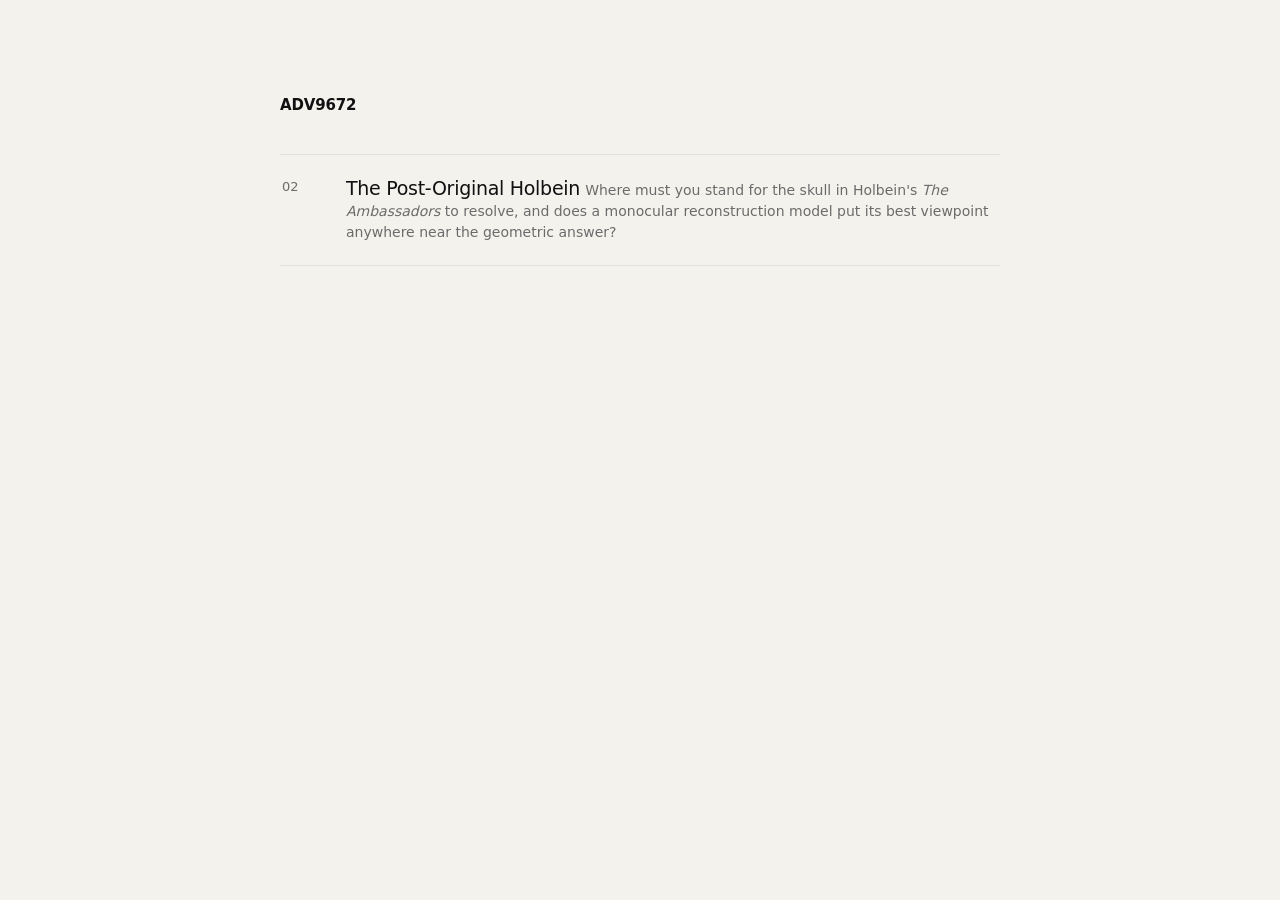
<file: index.html>
<!doctype html>
<html lang="en"><head><meta charset="utf-8" />
<title>ADV9672</title>
<meta name="viewport" content="width=device-width, initial-scale=1" />
<style>
  :root { color-scheme: light dark; --ink:#111; --dim:#6b6b6b; --line:#e2e0dc; --bg:#f4f2ed; }
  @media (prefers-color-scheme: dark) { :root { --ink:#f2f2f2; --dim:#8d8d8d; --line:#262626; --bg:#0a0a0a; } }
  body { margin:0; background:var(--bg); color:var(--ink);
         font-family:"TWK Lausanne", ui-sans-serif, system-ui, -apple-system, "Helvetica Neue", Arial, sans-serif; }
  main { max-width:720px; margin:0 auto; padding:96px 24px 96px; }
  h1 { font-size:15px; font-weight:600; letter-spacing:-0.01em; margin:0 0 40px; }
  ul { list-style:none; padding:0; margin:0; }
  li { border-top:1px solid var(--line); }
  li:last-child { border-bottom:1px solid var(--line); }
  a { display:grid; grid-template-columns:44px 1fr; gap:20px; padding:22px 2px;
      text-decoration:none; color:inherit; }
  a:hover { background:color-mix(in srgb, var(--ink) 4%, transparent); }
  .n { color:var(--dim); font-size:13px; padding-top:2px; }
  .t { font-size:19px; font-weight:500; letter-spacing:-0.015em; margin-bottom:6px; }
  .d { color:var(--dim); font-size:14px; line-height:1.5; }
</style></head><body><main>
<h1>ADV9672</h1>
<ul>
  <li><a href="poh/"><span class="n">02</span><span>
    <span class="t">The Post-Original Holbein</span>
    <span class="d">Where must you stand for the skull in Holbein's <i>The Ambassadors</i> to resolve,
    and does a monocular reconstruction model put its best viewpoint anywhere near the geometric answer?</span>
  </span></a></li>
</ul>
</main></body></html>
</file>
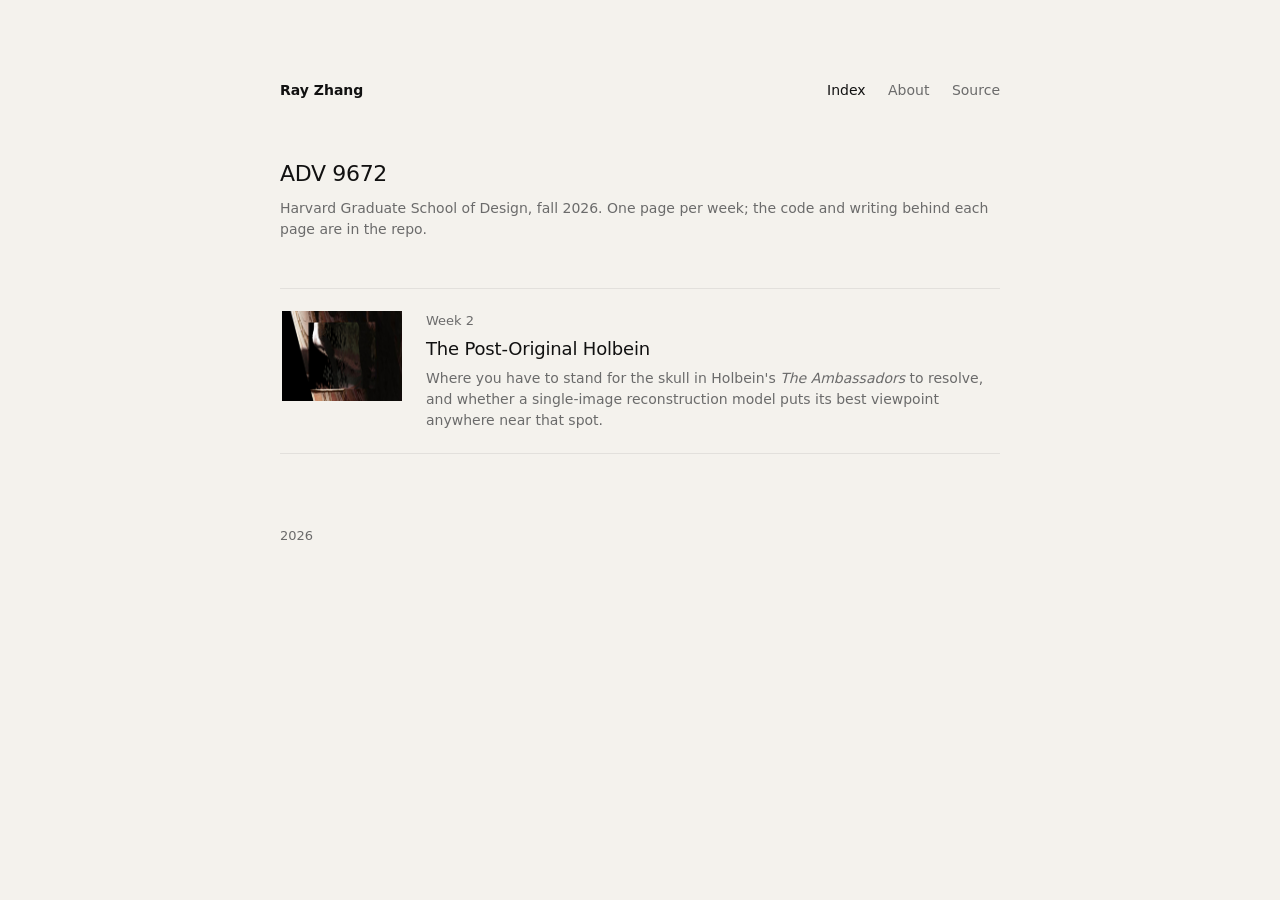
<file: docs/index.html>
<!doctype html>
<html lang="en">
<head>
<meta charset="utf-8" />
<title>ADV 9672</title>
<meta name="viewport" content="width=device-width, initial-scale=1" />
<link rel="icon" href="week-02/ui/favicon.svg" type="image/svg+xml" />
<link rel="icon" href="week-02/ui/favicon.png" sizes="32x32" />
<link rel="apple-touch-icon" href="week-02/ui/apple-touch-icon.png" />
<style>
  :root { color-scheme: light dark; --ink:#111; --dim:#6b6b6b; --line:#e2e0dc; --bg:#f4f2ed; }
  @media (prefers-color-scheme: dark) { :root { --ink:#f2f2f2; --dim:#8d8d8d; --line:#262626; --bg:#0a0a0a; } }
  body { margin:0; background:var(--bg); color:var(--ink); line-height:1.5;
         font-family:"TWK Lausanne", ui-sans-serif, system-ui, -apple-system, "Helvetica Neue", Arial, sans-serif; }
  main { max-width:720px; margin:0 auto; padding:80px 24px 96px; }
  header { display:flex; justify-content:space-between; align-items:baseline; gap:16px; margin-bottom:56px; font-size:14px; }
  header b { font-weight:600; }
  nav a { color:var(--dim); text-decoration:none; margin-left:18px; }
  nav a:hover, nav a[aria-current] { color:var(--ink); }
  h1 { font-size:22px; font-weight:500; letter-spacing:-0.015em; margin:0 0 8px; }
  .sub { color:var(--dim); font-size:14px; margin:0 0 48px; }
  ul { list-style:none; padding:0; margin:0; }
  li { border-top:1px solid var(--line); }
  li:last-child { border-bottom:1px solid var(--line); }
  li a { display:grid; grid-template-columns:120px 1fr; gap:24px; padding:22px 2px; text-decoration:none; color:inherit; }
  li a:hover { background:color-mix(in srgb, var(--ink) 4%, transparent); }
  li img { width:120px; aspect-ratio:4/3; object-fit:cover; display:block; background:var(--line); }
  .n { color:var(--dim); font-size:13px; display:block; margin-bottom:4px; }
  .t { font-size:18px; font-weight:500; letter-spacing:-0.01em; display:block; margin-bottom:6px; }
  .d { color:var(--dim); font-size:14px; display:block; }
  footer { margin-top:72px; color:var(--dim); font-size:13px; }
  @media (max-width: 600px) { main { padding:48px 20px 64px; } li a { grid-template-columns:88px 1fr; gap:14px; } li img { width:88px; } }
</style>
</head>
<body>
<main>
  <header>
    <b>Ray Zhang</b>
    <nav>
      <a href="./" aria-current="page">Index</a>
      <a href="https://rayzlz.com/">About</a>
      <a href="https://github.com/madebyrayz/adv9672">Source</a>
    </nav>
  </header>

  <h1>ADV 9672</h1>
  <p class="sub">Harvard Graduate School of Design, fall 2026. One page per week; the code and writing behind each page are in the repo.</p>

  <ul>
    <li><a href="week-02/">
      <img src="week-02/anamorph/figures/phase5_sharp_best_from_O.jpg" alt="" loading="lazy" />
      <span>
        <span class="n">Week 2</span>
        <span class="t">The Post-Original Holbein</span>
        <span class="d">Where you have to stand for the skull in Holbein's <i>The Ambassadors</i> to resolve, and whether a single-image reconstruction model puts its best viewpoint anywhere near that spot.</span>
      </span>
    </a></li>
  </ul>

  <footer>2026</footer>
</main>
</body>
</html>
</file>
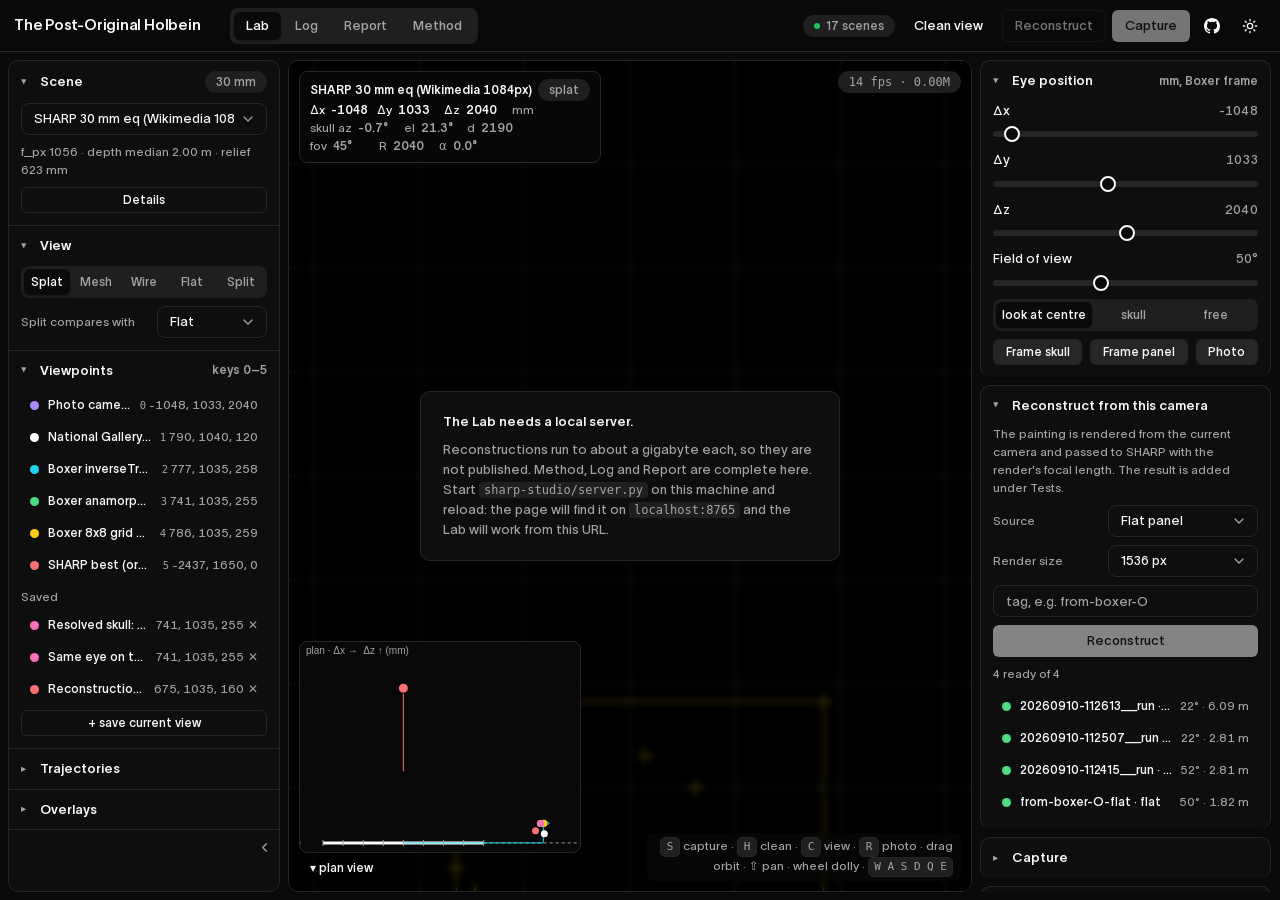
<file: poh/index.html>
<!DOCTYPE html>
<html lang="en">
<head>
<meta name="build" content="static" />
<meta name="build-id" content="20260910135149" />
<meta charset="utf-8" />
<title>The Post-Original Holbein</title>
<meta name="viewport" content="width=device-width, initial-scale=1" />
<link rel="stylesheet" href="ui/components.css?v=20260910135149" />
<link rel="stylesheet" href="ui/tokens.css?v=20260910135149" />
<link rel="stylesheet" href="lab.css?v=20260910135149" />
</head>
<body>

<header class="topbar">
  <a class="brand" href="#" data-view="lab" aria-label="The Post-Original Holbein — back to the lab">
    <span class="brand-name">The Post-Original Holbein</span>
  </a>
  <nav class="topnav tabs-list" aria-label="Primary">
    <a class="tabs-trigger" href="#" data-view="lab" aria-current="page">Lab</a>
    <a class="tabs-trigger" href="#" data-view="log">Log</a>
    <a class="tabs-trigger" href="#" data-view="reports">Report</a>
    <a class="tabs-trigger" href="#" data-view="method">Method</a>
  </nav>
  <div class="top-actions">
    <!-- Lab-only: hidden on every other page by showView() -->
    <div id="lab-actions" class="top-group">
      <span id="engine-pill" class="badge badge-muted"><span class="dot"></span><span id="engine-text">loading</span></span>
      <button id="btn-clean" class="btn btn-ghost btn-sm" data-tip="Hide panels and floating elements (H)">Clean view</button>
      <button id="btn-run-sharp-top" class="btn btn-outline btn-sm" data-tip="Reconstruct the painting from this camera">Reconstruct</button>
      <button id="btn-capture" class="btn btn-sm" data-tip="Capture (S)">Capture</button>
    </div>
    <!-- Global -->
    <a id="btn-repo" class="btn btn-ghost btn-icon btn-sm" href="https://github.com/madebyrayz/ADV9672/tree/main/week-02-post-original-holbein" target="_blank" rel="noopener" data-tip="Source on GitHub" aria-label="Source on GitHub"><svg viewBox="0 0 16 16" fill="currentColor" aria-hidden="true"><path d="M8 0C3.58 0 0 3.58 0 8c0 3.54 2.29 6.53 5.47 7.59.4.07.55-.17.55-.38 0-.19-.01-.82-.01-1.49-2.01.37-2.53-.49-2.69-.94-.09-.23-.48-.94-.82-1.13-.28-.15-.68-.52-.01-.53.63-.01 1.08.58 1.23.82.72 1.21 1.87.87 2.33.66.07-.52.28-.87.51-1.07-1.78-.2-3.64-.89-3.64-3.95 0-.87.31-1.59.82-2.15-.08-.2-.36-1.02.08-2.12 0 0 .67-.21 2.2.82a7.4 7.4 0 0 1 2-.27c.68 0 1.36.09 2 .27 1.53-1.04 2.2-.82 2.2-.82.44 1.1.16 1.92.08 2.12.51.56.82 1.27.82 2.15 0 3.07-1.87 3.75-3.65 3.95.29.25.54.73.54 1.48 0 1.07-.01 1.93-.01 2.2 0 .21.15.46.55.38A8.01 8.01 0 0 0 16 8c0-4.42-3.58-8-8-8Z"/></svg></a>
    <button id="btn-theme" class="btn btn-ghost btn-icon btn-sm" data-tip="Theme" aria-label="Toggle theme"><svg viewBox="0 0 24 24" fill="none" stroke="currentColor" stroke-width="2" stroke-linecap="round" stroke-linejoin="round"><circle cx="12" cy="12" r="4"/><path d="M12 2v2m0 16v2M4.93 4.93l1.41 1.41m11.32 11.32 1.41 1.41M2 12h2m16 0h2M4.93 19.07l1.41-1.41m11.32-11.32 1.41-1.41"/></svg></button>
  </div>
</header>

<!-- ================= LAB ================= -->
<main id="view-lab" class="lab">
  <aside id="sidebar" class="sidebar card scroll">
    <details class="side-section" open>
      <summary><span>Scene</span><span id="scene-badge" class="badge badge-muted text-xs">—</span></summary>
      <div class="side-body">
        <select id="scene-select" class="select input-sm"></select>
        <div id="scene-info" class="text-xs text-muted"></div>
        <div class="flex gap-2"><button id="btn-scene-details" class="btn btn-outline btn-xs grow">Details</button><button id="btn-delete-run" class="btn btn-outline btn-xs" hidden>Delete run</button></div>
      </div>
    </details>
    <details class="side-section" open>
      <summary><span>View</span></summary>
      <div class="side-body">
        <div class="seg" id="mode-seg" role="tablist">
          <button data-mode="sharp" aria-selected="true" data-tip="Gaussian splats">Splat</button>
          <button data-mode="mesh" aria-selected="false" data-tip="Textured depth mesh">Mesh</button>
          <button data-mode="wire" aria-selected="false" data-tip="Depth wireframe">Wire</button>
          <button data-mode="flat" aria-selected="false" data-tip="Painting on a flat panel (Boxer's model)">Flat</button>
          <button data-mode="split" aria-selected="false" data-tip="Splat left, comparison right (alt-drag the divider)">Split</button>
        </div>
        <label class="row-between text-xs"><span class="text-muted">Split compares with</span>
          <select id="compare-select" class="select input-sm" style="width:110px"><option value="flat">Flat</option><option value="mesh">Mesh</option><option value="wire">Wire</option></select></label>
      </div>
    </details>
    <details class="side-section" open>
      <summary><span>Viewpoints</span><span class="text-xs text-muted">keys 0–5</span></summary>
      <div class="side-body"><div id="viewpoints" class="vp-list"></div></div>
    </details>
    <details class="side-section">
      <summary><span>Trajectories</span></summary>
      <div class="side-body">
        <div id="trajectories" class="vp-list"></div>
        <p id="traj-desc" class="traj-desc text-xs text-muted"></p>
        <div class="traj-controls">
          <button id="traj-play" class="btn btn-secondary btn-xs" disabled>Play</button>
          <button id="traj-record" class="btn btn-outline btn-xs" disabled data-tip="Save every frame + mp4">Record</button>
          <input id="traj-scrub" class="slider grow" type="range" min="0" max="1" step="0.002" value="0" disabled />
          <span id="traj-t" class="text-xs mono">0.00</span>
        </div>
        <div class="slider-row"><span class="text-xs text-muted">duration</span><span class="value"><span id="v-dur">8</span> s</span></div>
        <input id="traj-dur" class="slider" type="range" min="2" max="30" step="1" value="8" />
        <div class="separator"></div>
        <div class="row-between"><span class="text-xs font-medium">Paths</span><button id="kf-add" class="btn btn-outline btn-xs" data-tip="Add the current camera as a keyframe">+ keyframe</button></div>
        <div id="kf-list" class="kf-list"></div>
        <div class="flex gap-2">
          <input id="kf-name" class="input input-sm grow" placeholder="path name" />
          <button id="kf-save" class="btn btn-xs" disabled>Save</button>
        </div>
      </div>
    </details>
    <details class="side-section">
      <summary><span>Overlays</span></summary>
      <div class="side-body toggle-grid" id="overlay-toggles">
        <p class="group-label">In the scene</p>
        <label class="switch-row"><span class="switch-label">Panel &amp; 8×8 grid</span><span class="switch"><input type="checkbox" data-ov="grid" checked /><span class="track"></span></span></label>
        <label class="switch-row"><span class="switch-label">Skull box</span><span class="switch"><input type="checkbox" data-ov="skull" checked /><span class="track"></span></span></label>
        <label class="switch-row"><span class="switch-label">Station points</span><span class="switch"><input type="checkbox" data-ov="points" checked /><span class="track"></span></span></label>
        <label class="switch-row"><span class="switch-label">Boxer construction S–O</span><span class="switch"><input type="checkbox" data-ov="construction" /><span class="track"></span></span></label>
        <label class="switch-row"><span class="switch-label">Sight lines</span><span class="switch"><input type="checkbox" data-ov="sight" /><span class="track"></span></span></label>
        <label class="switch-row"><span class="switch-label">Depth wireframe on splats</span><span class="switch"><input type="checkbox" data-ov="wire" /><span class="track"></span></span></label>
        <p class="group-label">On screen</p>
        <label class="switch-row"><span class="switch-label">Pose readout</span><span class="switch"><input type="checkbox" data-hud="tl" checked /><span class="track"></span></span></label>
        <label class="switch-row"><span class="switch-label">Frame rate</span><span class="switch"><input type="checkbox" data-hud="tr" checked /><span class="track"></span></span></label>
        <label class="switch-row"><span class="switch-label">Plan view</span><span class="switch"><input type="checkbox" data-hud="bl" checked /><span class="track"></span></span></label>
        <label class="switch-row"><span class="switch-label">Shortcut hints</span><span class="switch"><input type="checkbox" data-hud="br" checked /><span class="track"></span></span></label>
      </div>
    </details>
    <div class="panel-foot"><button id="sidebar-toggle" class="panel-collapse" data-tip="Collapse panel ([)" aria-label="Collapse left panel"><svg viewBox="0 0 24 24" fill="none" stroke="currentColor" stroke-width="2" stroke-linecap="round" stroke-linejoin="round"><path d="m15 18-6-6 6-6"/></svg></button></div>
  </aside>

  <section class="stage card">
    <div id="stage-body" class="stage-body">
      <canvas id="canvas"></canvas>
      <div id="split-handle" class="split-handle" hidden><span></span></div>
      <button id="reveal-left" class="stage-reveal left" data-tip="Expand panel ([)" aria-label="Show left panel"><svg viewBox="0 0 24 24" fill="none" stroke="currentColor" stroke-width="2" stroke-linecap="round" stroke-linejoin="round"><path d="m9 18 6-6-6-6"/></svg></button>
      <button id="reveal-right" class="stage-reveal right" data-tip="Expand panel (])" aria-label="Show right panel"><svg viewBox="0 0 24 24" fill="none" stroke="currentColor" stroke-width="2" stroke-linecap="round" stroke-linejoin="round"><path d="m15 18-6-6 6-6"/></svg></button>
      <div id="stage-loading" class="stage-loading"><div class="progress indeterminate" style="width:220px"><div class="bar"></div></div><div id="stage-loading-text" class="text-sm text-muted">loading…</div></div>

      <div class="float float-tl" data-float>
        <div class="hud-pose">
          <div class="hud-row"><b id="h-scene" class="truncate" style="max-width:260px">—</b><span id="h-mode" class="badge badge-muted text-xs">splat</span></div>
          <div class="hud-row"><span>Δx</span><b id="h-dx">—</b><span>Δy</span><b id="h-dy">—</b><span>Δz</span><b id="h-dz">—</b><span class="text-muted">mm</span></div>
          <div class="hud-row text-muted"><span>skull az</span><b id="h-az">—</b><span>el</span><b id="h-el">—</b><span>d</span><b id="h-dist">—</b></div>
          <div class="hud-row text-muted"><span>fov</span><b id="h-fov">—</b><span>R</span><b id="h-R">—</b><span>α</span><b id="h-alpha">—</b></div>
        </div>
      </div>
      <div class="float float-tr" data-float><span id="fps" class="badge badge-muted mono">— fps</span></div>
      <div class="float float-bl" data-float>
        <div class="minimap-wrap"><canvas id="minimap" width="280" height="210"></canvas><button id="minimap-toggle" class="btn btn-ghost btn-xs" data-tip="Collapse map">▾ plan view</button></div>
      </div>
      <div class="float float-br" data-float><span class="hud-hint text-xs text-muted"><span class="kbd">S</span> capture · <span class="kbd">H</span> clean · <span class="kbd">C</span> view · <span class="kbd">R</span> photo · drag orbit · ⇧ pan · wheel dolly · <span class="kbd">W A S D Q E</span></span></div>
    </div>
  </section>

  <aside id="inspector" class="inspector scroll">
    <details class="card compact side-section" open>
      <summary><span>Eye position</span><span class="text-xs text-muted">mm, Boxer frame</span></summary>
      <div class="side-body controls">
        <div class="control"><div class="slider-row"><span>Δx</span><span class="value"><span id="v-dx">0</span></span></div><input id="c-dx" class="slider" type="range" min="-1200" max="2400" step="1" value="-1047" /></div>
        <div class="control"><div class="slider-row"><span>Δy</span><span class="value"><span id="v-dy">0</span></span></div><input id="c-dy" class="slider" type="range" min="0" max="2400" step="1" value="1035" /></div>
        <div class="control"><div class="slider-row"><span>Δz</span><span class="value"><span id="v-dz">0</span></span></div><input id="c-dz" class="slider" type="range" min="20" max="4000" step="1" value="2000" /></div>
        <div class="control"><div class="slider-row"><span>Field of view</span><span class="value"><span id="v-fov">50</span>°</span></div><input id="c-fov" class="slider" type="range" min="10" max="110" step="1" value="50" /></div>
        <div class="seg" id="target-tabs"><button data-target="centre" aria-selected="true">look at centre</button><button data-target="skull" aria-selected="false">skull</button><button data-target="free" aria-selected="false">free</button></div>
        <div class="flex gap-2">
          <button id="btn-fit-skull" class="btn btn-secondary btn-xs grow">Frame skull</button>
          <button id="btn-fit-panel" class="btn btn-secondary btn-xs grow">Frame panel</button>
          <button id="btn-reset" class="btn btn-secondary btn-xs grow" data-tip="Photo camera (R)">Photo</button>
        </div>
      </div>
    </details>
    <details class="card compact side-section" open>
      <summary><span>Reconstruct from this camera</span></summary>
      <div class="side-body controls">
        <p class="text-xs text-muted">The painting is rendered from the current camera and passed to SHARP with the render's focal length. The result is added under Tests.</p>
        <label class="row-between text-xs"><span class="text-muted">Source</span><select id="run-source" class="select input-sm" style="width:150px"><option value="flat">Flat panel</option><option value="current">Current view as rendered</option></select></label>
        <label class="row-between text-xs"><span class="text-muted">Render size</span><select id="run-size" class="select input-sm" style="width:150px"><option value="1024">1024 px</option><option value="1536" selected>1536 px</option></select></label>
        <input id="run-tag" class="input input-sm" placeholder="tag, e.g. from-boxer-O" />
        <button id="btn-run-sharp" class="btn btn-sm">Reconstruct</button>
        <div id="run-status" class="text-xs text-muted"></div>
        <div id="user-runs" class="vp-list"></div>
      </div>
    </details>
    <details class="card compact side-section">
      <summary><span>Capture</span></summary>
      <div class="side-body controls">
        <input id="cap-tag" class="input input-sm" placeholder="tag" />
        <input id="cap-note" class="input input-sm" placeholder="note (optional)" />
        <div class="flex gap-2"><button id="btn-capture-2" class="btn btn-sm grow">Capture</button><button id="btn-capture-set" class="btn btn-outline btn-sm grow" data-tip="Same eye in splat, mesh, flat, split">Set</button></div>
        <div id="cap-recent" class="cap-recent"></div>
      </div>
    </details>
    <details class="card compact side-section" id="details-section">
      <summary><span>Scene details</span></summary>
      <div class="side-body"><dl class="kv" id="scene-kv"></dl></div>
    </details>
    <div class="panel-foot"><button id="inspector-toggle" class="panel-collapse" data-tip="Collapse panel (])" aria-label="Collapse right panel"><svg viewBox="0 0 24 24" fill="none" stroke="currentColor" stroke-width="2" stroke-linecap="round" stroke-linejoin="round"><path d="m9 18 6-6-6-6"/></svg></button></div>
  </aside>
</main>

<!-- ================= LOG ================= -->
<main id="view-log" class="page" hidden>
  <div class="page-head">
    <div><h1 class="text-lg">Log</h1><p class="text-muted text-sm">Captures, recordings and reconstructions with their metadata. Files in <code>anamorph/captures/</code> and <code>anamorph/runs_user/</code>.</p></div>
    <div class="flex gap-2 items-center" style="flex-wrap:wrap">
      <select id="log-filter-kind" class="select input-sm" style="width:150px"><option value="">all kinds</option><option value="capture">captures</option><option value="recording">recordings</option><option value="user_run">reconstructions</option></select>
      <select id="log-filter-scene" class="select input-sm" style="width:190px"><option value="">all scenes</option></select>
      <input id="log-search" class="input input-sm" style="width:180px" placeholder="search…" />
      <button id="log-snapshot" class="btn btn-outline btn-sm" data-tip="Copy the log index to captures/snapshots/">Snapshot log</button>
      <a id="log-export-json" class="btn btn-outline btn-sm" download="captures.json">JSON</a>
      <a id="log-export-csv" class="btn btn-outline btn-sm" download="captures.csv">CSV</a>
    </div>
  </div>
  <div id="log-grid" class="log-grid"></div>
</main>

<!-- ================= REPORTS ================= -->
<main id="view-reports" class="page" hidden>
  <div class="page-head">
    <div><h1 class="text-lg">Report</h1><p class="text-muted text-sm">Built from runs/ and captures/. Save a version to keep a dated copy.</p></div>
    <div class="flex gap-2 items-center"><input id="report-note" class="input input-sm" style="width:220px" placeholder="version note" /><button id="report-save" class="btn btn-sm">Save version</button></div>
  </div>
  <div id="report-versions" class="versions"></div>
  <div id="reports" class="reports"></div>
</main>

<!-- ================= METHOD ================= -->
<main id="view-method" class="page page-article" hidden>
  <article id="method" class="prose"></article>
</main>

<div id="toaster" class="toaster" aria-live="polite"></div>
<div id="lightbox" class="dialog-backdrop" hidden role="dialog" aria-modal="true" aria-labelledby="lightbox-title">
  <div class="lightbox-panel">
    <div class="lightbox-head">
      <span id="lightbox-title" class="dialog-title"></span>
      <span class="lightbox-head-actions">
        <a id="lightbox-open" class="btn btn-ghost btn-sm" target="_blank" rel="noopener">Open original</a>
        <button id="lightbox-close" class="btn btn-ghost btn-icon btn-sm" aria-label="Close"><svg viewBox="0 0 24 24" fill="none" stroke="currentColor" stroke-width="2" stroke-linecap="round"><path d="M18 6 6 18M6 6l12 12"/></svg></button>
      </span>
    </div>
    <div class="lightbox-body"><img id="lightbox-img" alt="" /></div>
    <p id="lightbox-cap" class="dialog-description"></p>
    <pre id="lightbox-meta" class="lightbox-meta scroll" hidden></pre>
  </div>
</div>
</div>

<script src="splat-core.js?v=20260910135149"></script>
<script src="viewer.js?v=20260910135149"></script>
<script src="method.js?v=20260910135149"></script>
<script src="lab.js?v=20260910135149"></script>
</body>
</html>
</file>
<file: poh/ui/components.css>
/* ------------------------------------------------------------------
   shadcn/ui-style design tokens + base components for vanilla HTML.
   Shared across projects in ~/code. Import with:
     <link rel="stylesheet" href="/ui/shadcn.css">
   Dark is the default (matches ui.shadcn.com); add data-theme="light" on
   <html> for the light palette. Tokens mirror shadcn's "neutral" theme.
   ------------------------------------------------------------------ */

:root {
  --background: 0 0% 3.9%;
  --foreground: 0 0% 98%;
  --card: 0 0% 5.5%;
  --card-foreground: 0 0% 98%;
  --popover: 0 0% 7%;
  --popover-foreground: 0 0% 98%;
  --primary: 0 0% 98%;
  --primary-foreground: 0 0% 9%;
  --secondary: 0 0% 14.9%;
  --secondary-foreground: 0 0% 98%;
  --muted: 0 0% 12%;
  --muted-foreground: 0 0% 63.9%;
  --accent: 0 0% 14.9%;
  --accent-foreground: 0 0% 98%;
  --destructive: 0 62.8% 50.6%;
  --destructive-foreground: 0 0% 98%;
  --success: 142 71% 45%;
  --warning: 38 92% 50%;
  --border: 0 0% 14.9%;
  --input: 0 0% 14.9%;
  --ring: 0 0% 83.1%;
  --radius: 0.625rem;
  --font-sans: "Inter", ui-sans-serif, system-ui, -apple-system, "Segoe UI", Roboto, sans-serif;
  --font-mono: ui-monospace, "SF Mono", Menlo, Consolas, monospace;
  --shadow-sm: 0 1px 2px 0 rgb(0 0 0 / .3);
  --shadow: 0 4px 12px -2px rgb(0 0 0 / .4);
  color-scheme: dark;
}

[data-theme="light"] {
  --background: 0 0% 100%;
  --foreground: 0 0% 3.9%;
  --card: 0 0% 100%;
  --card-foreground: 0 0% 3.9%;
  --popover: 0 0% 100%;
  --popover-foreground: 0 0% 3.9%;
  --primary: 0 0% 9%;
  --primary-foreground: 0 0% 98%;
  --secondary: 0 0% 96.1%;
  --secondary-foreground: 0 0% 9%;
  --muted: 0 0% 96.1%;
  --muted-foreground: 0 0% 45.1%;
  --accent: 0 0% 96.1%;
  --accent-foreground: 0 0% 9%;
  --destructive: 0 84.2% 60.2%;
  --border: 0 0% 89.8%;
  --input: 0 0% 89.8%;
  --ring: 0 0% 3.9%;
  --shadow-sm: 0 1px 2px 0 rgb(0 0 0 / .06);
  --shadow: 0 4px 12px -2px rgb(0 0 0 / .12);
  color-scheme: light;
}

/* ---------- base ---------- */
*, *::before, *::after { box-sizing: border-box; }
[hidden] { display: none !important; }
html { -webkit-text-size-adjust: 100%; }
body {
  margin: 0;
  background: hsl(var(--background));
  color: hsl(var(--foreground));
  font-family: var(--font-sans);
  font-size: 14px;
  line-height: 1.5;
  -webkit-font-smoothing: antialiased;
  font-feature-settings: "cv02", "cv03", "cv04", "cv11";
}
h1, h2, h3, h4 { margin: 0; font-weight: 600; letter-spacing: -0.01em; }
p { margin: 0; }
a { color: inherit; text-decoration: none; }
button, input, select, textarea { font: inherit; color: inherit; }
:focus-visible { outline: 2px solid hsl(var(--ring)); outline-offset: 2px; }

.text-muted { color: hsl(var(--muted-foreground)); }
.text-xs { font-size: 12px; } .text-sm { font-size: 13px; } .text-lg { font-size: 16px; }
.font-medium { font-weight: 500; } .font-semibold { font-weight: 600; }
.mono { font-family: var(--font-mono); font-variant-numeric: tabular-nums; }
.tabular { font-variant-numeric: tabular-nums; }
.truncate { overflow: hidden; text-overflow: ellipsis; white-space: nowrap; }
.flex { display: flex; } .items-center { align-items: center; } .justify-between { justify-content: space-between; }
.gap-1 { gap: 4px; } .gap-2 { gap: 8px; } .gap-3 { gap: 12px; } .gap-4 { gap: 16px; }
.grow { flex: 1 1 auto; min-width: 0; }
.sr-only { position: absolute; width: 1px; height: 1px; overflow: hidden; clip: rect(0 0 0 0); white-space: nowrap; }

/* ---------- Button ---------- */
.btn {
  display: inline-flex; align-items: center; justify-content: center; gap: 8px;
  height: 36px; padding: 0 16px; border-radius: calc(var(--radius) - 2px);
  border: 1px solid transparent; font-size: 14px; font-weight: 500; white-space: nowrap;
  cursor: pointer; user-select: none; transition: background-color .15s, color .15s, border-color .15s, opacity .15s;
  background: hsl(var(--primary)); color: hsl(var(--primary-foreground));
}
.btn:hover { background: hsl(var(--primary) / .9); }
.btn:disabled, .btn[aria-disabled="true"] { opacity: .5; pointer-events: none; }
.btn-secondary { background: hsl(var(--secondary)); color: hsl(var(--secondary-foreground)); }
.btn-secondary:hover { background: hsl(var(--secondary) / .8); }
.btn-outline { background: transparent; border-color: hsl(var(--border)); color: hsl(var(--foreground)); }
.btn-outline:hover { background: hsl(var(--accent)); }
.btn-ghost { background: transparent; color: hsl(var(--foreground)); }
.btn-ghost:hover { background: hsl(var(--accent)); }
.btn-destructive { background: hsl(var(--destructive)); color: hsl(var(--destructive-foreground)); }
.btn-destructive:hover { background: hsl(var(--destructive) / .9); }
.btn-sm { height: 32px; padding: 0 12px; font-size: 13px; border-radius: calc(var(--radius) - 4px); }
.btn-xs { height: 26px; padding: 0 10px; font-size: 12px; border-radius: calc(var(--radius) - 4px); }
.btn-lg { height: 40px; padding: 0 20px; }
.btn-icon { width: 36px; padding: 0; }
.btn-icon.btn-sm { width: 32px; } .btn-icon.btn-xs { width: 26px; }
.btn-pill { border-radius: 9999px; }
.btn-block { width: 100%; }
.btn svg { width: 16px; height: 16px; flex: none; }
.btn-xs svg { width: 14px; height: 14px; }

/* ---------- Card ---------- */
.card {
  background: hsl(var(--card)); color: hsl(var(--card-foreground));
  border: 1px solid hsl(var(--border)); border-radius: var(--radius); box-shadow: var(--shadow-sm);
}
.card-header { display: flex; flex-direction: column; gap: 4px; padding: 20px 20px 0; }
.card-title { font-size: 15px; font-weight: 600; line-height: 1.3; }
.card-description { font-size: 13px; color: hsl(var(--muted-foreground)); }
.card-content { padding: 16px 20px 20px; }
.card-footer { display: flex; align-items: center; gap: 8px; padding: 0 20px 20px; }
.card.compact .card-header { padding: 14px 14px 0; }
.card.compact .card-content { padding: 12px 14px 14px; }

/* ---------- Input / Textarea / Select ---------- */
.input, .textarea, .select {
  display: block; width: 100%; height: 36px; padding: 0 12px;
  background: transparent; border: 1px solid hsl(var(--input)); border-radius: calc(var(--radius) - 2px);
  font-size: 14px; color: hsl(var(--foreground)); box-shadow: var(--shadow-sm);
  transition: border-color .15s, box-shadow .15s;
}
.input::placeholder, .textarea::placeholder { color: hsl(var(--muted-foreground)); }
.input:focus, .textarea:focus, .select:focus { outline: none; border-color: hsl(var(--ring)); box-shadow: 0 0 0 3px hsl(var(--ring) / .25); }
.input-sm { height: 32px; font-size: 13px; }
.textarea { height: auto; min-height: 80px; padding: 8px 12px; resize: vertical; }
.select { appearance: none; padding-right: 32px;
  background-image: url("data:image/svg+xml,%3Csvg xmlns='http://www.w3.org/2000/svg' width='16' height='16' viewBox='0 0 24 24' fill='none' stroke='%23a3a3a3' stroke-width='2' stroke-linecap='round' stroke-linejoin='round'%3E%3Cpath d='m6 9 6 6 6-6'/%3E%3C/svg%3E");
  background-repeat: no-repeat; background-position: right 10px center; }
.label { display: block; font-size: 13px; font-weight: 500; margin-bottom: 6px; }
.field { display: flex; flex-direction: column; gap: 6px; }
.field .hint { font-size: 12px; color: hsl(var(--muted-foreground)); }

/* ---------- Slider (input[type=range]) ---------- */
.slider { -webkit-appearance: none; appearance: none; width: 100%; height: 16px; background: transparent; margin: 0; cursor: pointer; }
.slider::-webkit-slider-runnable-track { height: 6px; border-radius: 9999px; background: hsl(var(--secondary)); }
.slider::-moz-range-track { height: 6px; border-radius: 9999px; background: hsl(var(--secondary)); }
.slider::-webkit-slider-thumb { -webkit-appearance: none; width: 16px; height: 16px; margin-top: -5px; border-radius: 50%;
  background: hsl(var(--background)); border: 2px solid hsl(var(--primary)); box-shadow: var(--shadow-sm); transition: transform .1s; }
.slider::-moz-range-thumb { width: 12px; height: 12px; border-radius: 50%; background: hsl(var(--background)); border: 2px solid hsl(var(--primary)); }
.slider:active::-webkit-slider-thumb { transform: scale(1.1); }
.slider:disabled { opacity: .5; cursor: default; }
.slider-row { display: flex; justify-content: space-between; align-items: baseline; font-size: 13px; margin-bottom: 4px; }
.slider-row .value { color: hsl(var(--muted-foreground)); font-variant-numeric: tabular-nums; }

/* ---------- Switch ---------- */
.switch { position: relative; display: inline-block; width: 36px; height: 20px; flex: none; }
.switch input { position: absolute; opacity: 0; width: 0; height: 0; }
.switch .track { position: absolute; inset: 0; border-radius: 9999px; background: hsl(var(--input)); transition: background .15s; cursor: pointer; }
.switch .track::after { content: ""; position: absolute; top: 2px; left: 2px; width: 16px; height: 16px; border-radius: 50%;
  background: hsl(var(--background)); box-shadow: var(--shadow-sm); transition: transform .15s; }
.switch input:checked + .track { background: hsl(var(--primary)); }
.switch input:checked + .track::after { transform: translateX(16px); }
.switch input:focus-visible + .track { outline: 2px solid hsl(var(--ring)); outline-offset: 2px; }
.switch-row { display: flex; align-items: center; justify-content: space-between; gap: 12px; }
.switch-row .switch-label { font-size: 13px; font-weight: 500; }
.switch-row .switch-desc { font-size: 12px; color: hsl(var(--muted-foreground)); }

/* ---------- Badge ---------- */
.badge {
  display: inline-flex; align-items: center; gap: 6px; height: 22px; padding: 0 10px; border-radius: 9999px;
  font-size: 12px; font-weight: 500; line-height: 1; white-space: nowrap;
  background: hsl(var(--primary)); color: hsl(var(--primary-foreground)); border: 1px solid transparent;
}
.badge-secondary { background: hsl(var(--secondary)); color: hsl(var(--secondary-foreground)); }
.badge-outline { background: transparent; border-color: hsl(var(--border)); color: hsl(var(--foreground)); }
.badge-muted { background: hsl(var(--muted)); color: hsl(var(--muted-foreground)); }
.badge-destructive { background: hsl(var(--destructive) / .15); color: hsl(var(--destructive)); border-color: hsl(var(--destructive) / .3); }
.badge-success { background: hsl(var(--success) / .15); color: hsl(var(--success)); border-color: hsl(var(--success) / .3); }
.badge-warning { background: hsl(var(--warning) / .15); color: hsl(var(--warning)); border-color: hsl(var(--warning) / .3); }
.badge .dot { width: 6px; height: 6px; border-radius: 50%; background: currentColor; }
.badge .dot.pulse { animation: pulse 1.2s ease-in-out infinite; }
@keyframes pulse { 0%, 100% { opacity: 1; } 50% { opacity: .3; } }

/* ---------- Progress ---------- */
.progress { position: relative; width: 100%; height: 6px; border-radius: 9999px; background: hsl(var(--secondary)); overflow: hidden; }
.progress > .bar { height: 100%; border-radius: 9999px; background: hsl(var(--primary)); transition: width .3s ease; }
.progress.indeterminate > .bar { width: 40%; animation: indeterminate 1.4s ease-in-out infinite; }
@keyframes indeterminate { 0% { transform: translateX(-100%); } 100% { transform: translateX(250%); } }

/* ---------- Separator ---------- */
.separator { height: 1px; background: hsl(var(--border)); margin: 12px 0; border: 0; }
.separator-vertical { width: 1px; align-self: stretch; background: hsl(var(--border)); }

/* ---------- Tabs ---------- */
.tabs-list { display: inline-flex; padding: 4px; gap: 2px; border-radius: calc(var(--radius) - 2px); background: hsl(var(--muted)); }
.tabs-trigger { height: 28px; padding: 0 12px; border: 0; border-radius: calc(var(--radius) - 4px); background: transparent;
  color: hsl(var(--muted-foreground)); font-size: 13px; font-weight: 500; cursor: pointer; transition: all .15s; }
.tabs-trigger[aria-selected="true"] { background: hsl(var(--background)); color: hsl(var(--foreground)); box-shadow: var(--shadow-sm); }

/* ---------- Nav / Breadcrumb ---------- */
.nav-link { display: inline-flex; align-items: center; height: 32px; padding: 0 10px; border-radius: calc(var(--radius) - 4px);
  color: hsl(var(--muted-foreground)); font-size: 14px; font-weight: 500; transition: color .15s, background .15s; }
.nav-link:hover { color: hsl(var(--foreground)); }
.nav-link[aria-current="page"] { color: hsl(var(--foreground)); }
.breadcrumb { display: flex; align-items: center; gap: 6px; font-size: 13px; color: hsl(var(--muted-foreground)); }
.breadcrumb .current { color: hsl(var(--foreground)); font-weight: 500; }
.breadcrumb svg { width: 14px; height: 14px; opacity: .6; }

/* ---------- Kbd / Tooltip ---------- */
.kbd { display: inline-flex; align-items: center; justify-content: center; min-width: 20px; height: 20px; padding: 0 5px;
  border-radius: 5px; border: 1px solid hsl(var(--border)); background: hsl(var(--muted)); color: hsl(var(--muted-foreground));
  font-family: var(--font-mono); font-size: 11px; }
[data-tip] { position: relative; }
[data-tip]:hover::after { content: attr(data-tip); position: absolute; left: 50%; bottom: calc(100% + 8px); transform: translateX(-50%);
  padding: 5px 9px; border-radius: 6px; background: hsl(var(--popover)); color: hsl(var(--popover-foreground));
  border: 1px solid hsl(var(--border)); font-size: 12px; white-space: nowrap; pointer-events: none; z-index: 50; box-shadow: var(--shadow); }

/* ---------- Menu (dropdown) ---------- */
.menu { position: absolute; z-index: 40; min-width: 200px; padding: 4px; border-radius: calc(var(--radius) - 2px);
  background: hsl(var(--popover)); color: hsl(var(--popover-foreground)); border: 1px solid hsl(var(--border)); box-shadow: var(--shadow); }
.menu-item { display: flex; align-items: center; gap: 10px; width: 100%; padding: 8px 10px; border: 0; border-radius: 6px;
  background: transparent; text-align: left; font-size: 13px; cursor: pointer; }
.menu-item:hover { background: hsl(var(--accent)); }
.menu-item svg { width: 15px; height: 15px; color: hsl(var(--muted-foreground)); }
.menu-item .shortcut { margin-left: auto; color: hsl(var(--muted-foreground)); font-size: 11px; }
.menu-label { padding: 6px 10px; font-size: 11px; font-weight: 500; color: hsl(var(--muted-foreground)); text-transform: uppercase; letter-spacing: .04em; }
.menu-separator { height: 1px; margin: 4px -4px; background: hsl(var(--border)); }

/* ---------- Dialog ---------- */
.dialog-backdrop { position: fixed; inset: 0; z-index: 60; background: rgb(0 0 0 / .7); backdrop-filter: blur(2px);
  display: flex; align-items: center; justify-content: center; animation: fade .15s ease; }
.dialog { width: min(520px, calc(100vw - 32px)); padding: 24px; border-radius: var(--radius); background: hsl(var(--background));
  border: 1px solid hsl(var(--border)); box-shadow: var(--shadow); animation: pop .15s ease; }
.dialog-title { font-size: 16px; font-weight: 600; }
.dialog-description { font-size: 13px; color: hsl(var(--muted-foreground)); margin-top: 4px; }
.dialog-footer { display: flex; justify-content: flex-end; gap: 8px; margin-top: 20px; }
@keyframes fade { from { opacity: 0; } }
@keyframes pop { from { opacity: 0; transform: scale(.97); } }

/* ---------- Toast ---------- */
.toaster { position: fixed; right: 16px; bottom: 16px; z-index: 70; display: flex; flex-direction: column; gap: 8px; pointer-events: none; }
.toast { pointer-events: auto; width: 340px; padding: 12px 14px; border-radius: calc(var(--radius) - 2px);
  background: hsl(var(--popover)); border: 1px solid hsl(var(--border)); box-shadow: var(--shadow); animation: slidein .2s ease; }
.toast .title { font-size: 13px; font-weight: 600; }
.toast .desc { font-size: 12px; color: hsl(var(--muted-foreground)); margin-top: 2px; }
.toast.success { border-color: hsl(var(--success) / .4); }
.toast.error { border-color: hsl(var(--destructive) / .5); }
@keyframes slidein { from { opacity: 0; transform: translateY(8px); } }

/* ---------- Skeleton / Empty ---------- */
.skeleton { border-radius: 6px; background: hsl(var(--muted)); animation: pulse 1.6s ease-in-out infinite; }
.empty { display: flex; flex-direction: column; align-items: center; justify-content: center; gap: 8px; padding: 32px 16px;
  text-align: center; color: hsl(var(--muted-foreground)); font-size: 13px; }
.empty .icon { width: 40px; height: 40px; display: grid; place-items: center; border-radius: 10px; background: hsl(var(--muted)); color: hsl(var(--foreground)); }
.empty .icon svg { width: 20px; height: 20px; }

/* ---------- Scrollbars ---------- */
.scroll { overflow: auto; scrollbar-width: thin; scrollbar-color: hsl(var(--border)) transparent; }
.scroll::-webkit-scrollbar { width: 8px; height: 8px; }
.scroll::-webkit-scrollbar-thumb { background: hsl(var(--border)); border-radius: 9999px; border: 2px solid transparent; background-clip: padding-box; }
</file>
<file: poh/ui/tokens.css>
/* ---------------------------------------------------------------------------
   ADV9672 — shared design tokens
   Loaded after shadcn.css and before any artifact stylesheet, so a week can
   restyle by overriding tokens rather than by rewriting components.

   Typeface: TWK Lausanne, Nizar Kazan / TYPE.WELTKERN®. Licensed to the author
   for personal use. local() is tried first so an installed copy is used with no
   network request; the woff2 files are a fallback for this machine and are not
   committed. See shared/ui/README.md to restore them.
   --------------------------------------------------------------------------- */

@font-face { font-family: "TWK Lausanne"; font-style: normal; font-weight: 400; font-display: swap;
  src: local("TWK Lausanne 400"), local("TWKLausanne-400"), url("fonts/TWKLausanne-400.woff2") format("woff2"); }
@font-face { font-family: "TWK Lausanne"; font-style: italic; font-weight: 400; font-display: swap;
  src: local("TWK Lausanne 400 Italic"), local("TWKLausanne-400Italic"), url("fonts/TWKLausanne-400Italic.woff2") format("woff2"); }
@font-face { font-family: "TWK Lausanne"; font-style: normal; font-weight: 500; font-display: swap;
  src: local("TWK Lausanne 500"), local("TWKLausanne-500"), url("fonts/TWKLausanne-500.woff2") format("woff2"); }
@font-face { font-family: "TWK Lausanne"; font-style: normal; font-weight: 600; font-display: swap;
  src: local("TWK Lausanne 600"), local("TWKLausanne-600"), url("fonts/TWKLausanne-600.woff2") format("woff2"); }
@font-face { font-family: "TWK Lausanne"; font-style: normal; font-weight: 700; font-display: swap;
  src: local("TWK Lausanne 700"), local("TWKLausanne-700"), url("fonts/TWKLausanne-700.woff2") format("woff2"); }

:root {
  /* ---- families. One typeface for everything the reader reads; mono only for
         machine output — filenames, JSON, coordinates. ---- */
  --font-sans: "TWK Lausanne", ui-sans-serif, system-ui, -apple-system, "Helvetica Neue", Arial, sans-serif;
  --font-mono: ui-monospace, "SF Mono", SFMono-Regular, Menlo, Consolas, monospace;

  /* ---- size scale. Minor third off a 15px body, rounded to whole pixels so
         nothing lands on a half-pixel at 1x. ---- */
  --text-2xs: 10.5px;
  --text-xs:  12px;
  --text-sm:  13px;
  --text-base: 15px;
  --text-lg:  18px;
  --text-xl:  21px;
  --text-2xl: 26px;
  --text-3xl: 34px;
  --text-4xl: 44px;

  /* ---- weight. Lausanne runs 50–1000; four steps is enough to build a
         hierarchy and keeps the loaded subset small. ---- */
  --weight-regular: 400;
  --weight-medium:  500;
  --weight-semibold: 600;
  --weight-bold:    700;

  /* ---- leading ---- */
  --leading-tight:   1.12;
  --leading-snug:    1.32;
  --leading-normal:  1.55;
  --leading-relaxed: 1.7;

  /* ---- tracking. Lausanne is wide at display sizes and wants negative
         tracking above ~24px; small caps-ish labels want the opposite. ---- */
  --tracking-tight:  -0.022em;
  --tracking-snug:   -0.012em;
  --tracking-normal: 0;
  --tracking-wide:   0.06em;

  /* ---- rhythm ---- */
  --measure: 720px;
  --space-1: 4px;  --space-2: 8px;  --space-3: 12px; --space-4: 16px;
  --space-5: 24px; --space-6: 32px; --space-7: 48px; --space-8: 72px;
}

/* shadcn sets its own family on body; this keeps the token authoritative */
body { font-family: var(--font-sans); font-size: var(--text-sm); }
.mono, code, pre, kbd { font-family: var(--font-mono); }
</file>
<file: poh/lab.css>
/* The Post-Original Holbein — layout; components from /ui/components.css */
html, body { height: 100%; }
/* Paper ground: pure white is harsh under a long text column. Surfaces stay near-white so the
   lab panels still read as raised cards against it. */
[data-theme="light"] { --background: 43 22% 95%; --muted: 42 14% 91%; --border: 40 10% 85%; }
body { display: flex; flex-direction: column; overflow: hidden; }
code { font-family: var(--font-mono); font-size: var(--text-xs); background: hsl(var(--muted)); padding: 1px 5px; border-radius: 4px; }

.topbar { display: flex; align-items: center; gap: 20px; height: 52px; padding: 0 14px; border-bottom: 1px solid hsl(var(--border)); background: hsl(var(--background) / .85); backdrop-filter: blur(10px); flex: none; }
/* Wordmark doubles as the home control. */
.brand { display: flex; align-items: center; text-decoration: none; color: inherit; border-radius: 6px; padding: 3px 6px; margin-left: -6px; }
.brand:hover { background: hsl(var(--muted)); }
.brand:focus-visible { outline: 2px solid hsl(var(--primary)); outline-offset: 1px; }
.brand-name { font-size: var(--text-base); font-weight: var(--weight-semibold); letter-spacing: -0.015em; white-space: nowrap; }
.topnav { display: flex; gap: 2px; margin-left: 4px; }
/* stock .tabs-trigger; links carry aria-current rather than aria-selected */
.topnav .tabs-trigger[aria-current="page"] { background: hsl(var(--background)); color: hsl(var(--foreground)); box-shadow: var(--shadow-sm); }
.topnav .tabs-trigger { text-decoration: none; display: inline-flex; align-items: center; }
.topnav .tabs-trigger:hover:not([aria-current="page"]) { color: hsl(var(--foreground)); background: hsl(var(--background) / .5); }
.top-group { display: flex; align-items: center; gap: 6px; }
.top-group[hidden] { display: none; }
.group-label { grid-column: 1 / -1; margin: 6px 0 0; font-size: var(--text-xs); font-weight: var(--weight-medium); letter-spacing: var(--tracking-wide);
  text-transform: uppercase; color: hsl(var(--muted-foreground)); }
.group-label:first-child { margin-top: 0; }
.top-actions { margin-left: auto; display: flex; align-items: center; gap: 6px; }
#engine-pill .dot { background: hsl(var(--muted-foreground)); }
#engine-pill[data-state="ready"] .dot { background: hsl(var(--success)); }
#engine-pill[data-state="busy"] .dot { background: hsl(var(--warning)); animation: pulse 1.2s infinite; }

/* ---------- lab grid: [sidebar][stage][inspector] ---------- */
.lab { flex: 1; min-height: 0; display: grid; gap: 8px; padding: 8px; grid-template-columns: 272px minmax(0, 1fr) 292px; }
.lab.no-left { grid-template-columns: 0 minmax(0, 1fr) 292px; }
.lab.no-right { grid-template-columns: 272px minmax(0, 1fr) 0; }
.lab.no-left.no-right { grid-template-columns: 0 minmax(0, 1fr) 0; }
.lab.no-left #sidebar, .lab.no-right #inspector { display: none; }
body.clean .lab { grid-template-columns: 0 minmax(0, 1fr) 0; padding: 0; gap: 0; }
body.clean #sidebar, body.clean #inspector, body.clean .stage-reveal, body.clean [data-float] { display: none !important; }
body.clean .stage { border: 0; border-radius: 0; }

/* collapse control sits inside the panel it closes */
/* every report/log image opens in the shared viewer, same affordance as the essay */
.zoomable { cursor: zoom-in; transition: opacity .15s; }
.zoomable:hover { opacity: .88; }
.zoomable:focus-visible { outline: 2px solid hsl(var(--foreground)); outline-offset: 2px; }
.traj-desc { margin: 6px 0 2px; line-height: 1.5; }
.kf b { font-weight: var(--weight-medium); color: hsl(var(--foreground)); }
/* collapse control sits at the foot of the panel it closes, icon only */
.panel-foot { flex: none; display: flex; justify-content: flex-end; padding: 4px 2px 2px; }
.panel-collapse { display: grid; place-items: center; width: 26px; height: 26px; padding: 0; border: 0;
  border-radius: calc(var(--radius) - 4px); background: transparent; color: hsl(var(--muted-foreground));
  cursor: pointer; transition: color .15s, background .15s; }
.panel-collapse:hover { color: hsl(var(--foreground)); background: hsl(var(--muted)); }
.panel-collapse svg { width: 15px; height: 15px; }

/* re-open handles float over the stage rather than holding a column open */
.stage-reveal { position: absolute; top: 50%; transform: translateY(-50%); z-index: 3; display: none;
  align-items: center; justify-content: center; width: 22px; height: 52px; padding: 0;
  border: 1px solid hsl(var(--border)); background: hsl(var(--card) / .92); backdrop-filter: blur(6px);
  color: hsl(var(--muted-foreground)); cursor: pointer; transition: color .15s, background .15s; }
.stage-reveal:hover { color: hsl(var(--foreground)); background: hsl(var(--accent)); }
.stage-reveal svg { width: 15px; height: 15px; }
.stage-reveal.left { left: 0; border-left: 0; border-radius: 0 6px 6px 0; }
.stage-reveal.right { right: 0; border-right: 0; border-radius: 6px 0 0 6px; }
.lab.no-left #reveal-left, .lab.no-right #reveal-right { display: flex; }

/* collapsible sections */
.sidebar, .inspector { display: flex; flex-direction: column; min-height: 0; }
.inspector { gap: 8px; padding-right: 1px; }
.side-section { border-bottom: 1px solid hsl(var(--border)); }
.sidebar .side-section:last-child { border-bottom: 0; }
.inspector .side-section { border-bottom: 0; }
.side-section > summary { list-style: none; display: flex; align-items: center; justify-content: space-between; gap: 8px; padding: 10px 12px; cursor: pointer; font-size: var(--text-sm); font-weight: var(--weight-semibold); user-select: none; }
.side-section > summary::-webkit-details-marker { display: none; }
.side-section > summary::before { content: "▸"; font-size: var(--text-2xs); color: hsl(var(--muted-foreground)); margin-right: 6px; transition: transform .15s; }
.side-section[open] > summary::before { transform: rotate(90deg); }
.side-section > summary > span:first-child { flex: 1; }
.side-body { padding: 0 12px 12px; display: flex; flex-direction: column; gap: 8px; }
.row-between { display: flex; align-items: center; justify-content: space-between; gap: 8px; }

/* segmented control */
.seg { display: flex; padding: 3px; gap: 2px; border-radius: calc(var(--radius) - 2px); background: hsl(var(--muted)); }
.seg button { flex: 1; height: 26px; padding: 0 6px; border: 0; border-radius: 6px; background: transparent; color: hsl(var(--muted-foreground)); font-size: var(--text-xs); font-weight: var(--weight-medium); cursor: pointer; white-space: nowrap; }
.seg button[aria-selected="true"] { background: hsl(var(--background)); color: hsl(var(--foreground)); box-shadow: var(--shadow-sm); }

/* compact lists (viewpoints, trajectories, runs) */
.vp-list { display: flex; flex-direction: column; gap: 2px; }
.vp { display: grid; grid-template-columns: 10px 1fr auto; gap: 8px; align-items: center; width: 100%; padding: 5px 8px; border: 1px solid transparent; border-radius: 7px; background: transparent; color: inherit; text-align: left; cursor: pointer; font-size: var(--text-xs); }
.vp:hover { background: hsl(var(--accent) / .6); }
.vp.active { background: hsl(var(--accent)); border-color: hsl(var(--border)); }
.vp .sw { width: 9px; height: 9px; border-radius: 50%; }
.vp .name { min-width: 0; overflow: hidden; text-overflow: ellipsis; white-space: nowrap; font-weight: var(--weight-medium); }
.vp .sub { color: hsl(var(--muted-foreground)); font-size: var(--text-xs); font-variant-numeric: tabular-nums; white-space: nowrap; }
.vp .key { font-family: var(--font-mono); font-size: var(--text-2xs); color: hsl(var(--muted-foreground)); }
.vp .x { margin-left: 4px; color: hsl(var(--muted-foreground)); font-size: var(--text-xs); }
.vp .x:hover { color: hsl(var(--destructive)); }
.traj-controls { display: flex; align-items: center; gap: 6px; }
.kf-list { display: flex; flex-direction: column; gap: 2px; font-size: var(--text-xs); font-variant-numeric: tabular-nums; }
.kf-list .kf { display: flex; justify-content: space-between; gap: 6px; padding: 3px 8px; border-radius: 6px; background: hsl(var(--muted) / .6); }
.toggle-grid .switch-label { font-size: var(--text-xs); font-weight: var(--weight-regular); }

/* stage */
.stage { display: flex; flex-direction: column; min-height: 0; overflow: hidden; }
.stage-body { position: relative; flex: 1; min-height: 0; background: #000; }
#canvas { position: absolute; inset: 0; width: 100%; height: 100%; display: block; touch-action: none; }
.split-handle { position: absolute; top: 0; bottom: 0; left: var(--split, 50%); width: 0; pointer-events: none; }
.split-handle span { position: absolute; top: 0; bottom: 0; left: -1px; width: 2px; background: hsl(0 0% 98%); box-shadow: 0 0 0 1px rgb(0 0 0 / .5); }
.split-handle::after { content: attr(data-label); position: absolute; top: 12px; left: 0; transform: translateX(-50%); padding: 2px 8px; border-radius: 999px; background: hsl(0 0% 98%); color: #000; font-size: var(--text-xs); white-space: nowrap; }
.stage-loading { position: absolute; inset: 0; display: flex; flex-direction: column; align-items: center; justify-content: center; gap: 10px; background: rgb(0 0 0 / .55); backdrop-filter: blur(3px); }
.float { position: absolute; pointer-events: none; }
.float > * { pointer-events: auto; }
.float-tl { top: 10px; left: 10px; } .float-tr { top: 10px; right: 10px; } .float-bl { bottom: 10px; left: 10px; } .float-br { bottom: 10px; right: 10px; max-width: 46%; text-align: right; }
.hud-pose { padding: 7px 10px; border-radius: 8px; border: 1px solid hsl(var(--border)); background: hsl(var(--background) / .75); backdrop-filter: blur(6px); font-size: var(--text-xs); }
.hud-row { display: flex; gap: 6px; align-items: baseline; font-variant-numeric: tabular-nums; }
.hud-row b { font-weight: var(--weight-semibold); min-width: 40px; }
.minimap-wrap { display: flex; flex-direction: column; align-items: flex-start; gap: 2px; }
#minimap { border-radius: 8px; border: 1px solid hsl(var(--border)); background: hsl(var(--background) / .85); cursor: crosshair; }
.minimap-wrap.collapsed #minimap { display: none; }
.hud-hint { display: inline-block; padding: 4px 8px; border-radius: 6px; background: hsl(var(--background) / .6); }
.stage-body:fullscreen .hud-hint { display: none; }

.controls { display: flex; flex-direction: column; gap: 8px; }
.control { display: flex; flex-direction: column; gap: 2px; }
.kv { display: grid; grid-template-columns: auto 1fr; gap: 5px 12px; margin: 0; font-size: var(--text-xs); }
.kv dt { color: hsl(var(--muted-foreground)); }
.kv dd { margin: 0; text-align: right; font-variant-numeric: tabular-nums; }
.cap-recent { display: grid; grid-template-columns: repeat(3, 1fr); gap: 6px; }
.cap-recent img { width: 100%; aspect-ratio: 1; object-fit: cover; border-radius: 6px; border: 1px solid hsl(var(--border)); cursor: pointer; }

/* pages */
.page { flex: 1; min-height: 0; overflow: auto; padding: 24px 32px; }
.page-head h1 { font-size: var(--text-xl); font-weight: var(--weight-semibold); letter-spacing: var(--tracking-tight); line-height: 1.15; }
.page-head { display: flex; align-items: center; justify-content: space-between; gap: 16px; margin-bottom: 20px; flex-wrap: wrap; }
.log-grid { display: grid; grid-template-columns: repeat(auto-fill, minmax(250px, 1fr)); gap: 14px; }
.log-card { overflow: hidden; }
.log-card img, .log-card video { width: 100%; aspect-ratio: 1; object-fit: cover; display: block; background: #000; cursor: pointer; }
.log-card .body { padding: 10px 12px 12px; display: flex; flex-direction: column; gap: 4px; font-size: var(--text-xs); }
.log-card .name { font-family: var(--font-mono); font-size: var(--text-xs); word-break: break-all; color: hsl(var(--muted-foreground)); }
.versions { display: flex; gap: 8px; flex-wrap: wrap; margin-bottom: 16px; }
.versions a { font-size: var(--text-xs); }
.reports { display: grid; grid-template-columns: repeat(auto-fit, minmax(420px, 1fr)); gap: 16px; }
.reports .card { padding: 16px; }
.reports h3 { font-size: var(--text-sm); margin-bottom: 8px; }
.reports table { width: 100%; border-collapse: collapse; font-size: var(--text-xs); font-variant-numeric: tabular-nums; }
.reports th, .reports td { padding: 5px 6px; border-bottom: 1px solid hsl(var(--border)); text-align: right; white-space: nowrap; }
.reports th:first-child, .reports td:first-child { text-align: left; }
.reports img { width: 100%; border-radius: 6px; border: 1px solid hsl(var(--border)); }
.reports svg { width: 100%; height: auto; }
.reports .full { grid-column: 1 / -1; }
.prose h2 { font-size: var(--text-base); margin: 22px 0 6px; }
.prose p, .prose li { margin-bottom: 8px; }
.prose table { border-collapse: collapse; font-size: var(--text-sm); margin: 8px 0 12px; }
.prose th, .prose td { border-bottom: 1px solid hsl(var(--border)); padding: 5px 10px; text-align: left; font-variant-numeric: tabular-nums; }
.lightbox-inner { display: flex; gap: 16px; max-width: 92vw; max-height: 90vh; }
.lightbox-inner img { max-width: 65vw; max-height: 88vh; border-radius: 8px; }
.lightbox-inner #lightbox-meta { width: 320px; max-height: 88vh; white-space: pre-wrap; padding: 12px; background: hsl(var(--card)); border: 1px solid hsl(var(--border)); border-radius: 8px; }
@media (max-width: 1100px) { .lab { grid-template-columns: 240px minmax(0, 1fr) 0; } #inspector, #reveal-right { display: none !important; } }

/* Header: shed the optional controls before the bar can push the page sideways. */
.topbar [data-tip]:hover::after { top: calc(100% + 8px); bottom: auto; }
.top-actions [data-tip]:hover::after { left: auto; right: 0; transform: none; }
.topnav { min-width: 0; }
.top-actions { min-width: 0; margin-left: auto; }
@media (max-width: 1040px) { #engine-pill { display: none; } }
@media (max-width: 900px)  { #btn-clean { display: none; } }
@media (max-width: 820px)  { #btn-run-sharp-top { display: none; } .brand-name { font-size: var(--text-base); } }
@media (max-width: 700px)  { .topnav .nav-link { padding-left: 7px; padding-right: 7px; } }

/* Keep the Lab laid out (but invisible, non-interactive) while another page is shown, so the WebGL canvas
   keeps its size and captures / SHARP runs work from any page. */
.lab[hidden] { display: grid !important; visibility: hidden; position: absolute; inset: 52px 0 0 0; pointer-events: none; }

/* explicit grid placement so hidden panels do not shift the stage into a collapsed column */
#sidebar { grid-column: 1; } .lab > .stage { grid-column: 2; } #inspector { grid-column: 3; }

/* ---------- reports: numbered sections, three-column grid ---------- */
.reports { display: block; }
.rsec { margin-bottom: 28px; }
.rsec-head { display: flex; align-items: flex-start; gap: 12px; margin-bottom: 10px; }
.rsec-num { display: grid; place-items: center; width: 28px; height: 28px; border-radius: 8px; background: hsl(var(--primary)); color: hsl(var(--primary-foreground)); font-weight: var(--weight-semibold); font-size: var(--text-sm); flex: none; }
.rsec h2 { font-size: var(--text-base); }
.rgrid { display: grid; grid-template-columns: repeat(3, minmax(0, 1fr)); gap: 12px; }
.rgrid .span2 { grid-column: span 2; } .rgrid .span3 { grid-column: 1 / -1; }
.rcard { padding: 14px; min-width: 0; }
.rcard h3 { font-size: var(--text-sm); margin-bottom: 8px; }
.rcard table { width: 100%; border-collapse: collapse; font-size: var(--text-xs); font-variant-numeric: tabular-nums; }
.rcard th, .rcard td { padding: 4px 6px; border-bottom: 1px solid hsl(var(--border)); text-align: right; white-space: nowrap; }
.rcard th:first-child, .rcard td:first-child { text-align: left; }
.rcard img { width: 100%; border-radius: 6px; border: 1px solid hsl(var(--border)); }
.rcard svg { width: 100%; height: auto; }
.rdetails { border: 1px dashed hsl(var(--border)); border-radius: var(--radius); padding: 10px 14px; }
.rdetails > summary { cursor: pointer; font-size: var(--text-sm); font-weight: var(--weight-medium); }
.rdetails .rgrid { margin-top: 10px; }
@media (max-width: 1200px) { .rgrid { grid-template-columns: repeat(2, minmax(0, 1fr)); } .rgrid .span2 { grid-column: 1 / -1; } }
/* ================= the essay: one column, one width ================= */
.page-article { padding: 0 24px 96px; }
.prose { max-width: var(--measure); margin: 0 auto; font-size: var(--text-base); line-height: var(--leading-relaxed);
  color: hsl(var(--foreground)); }
.prose > section { max-width: var(--measure); margin: 0 0 30px; }
.prose p { margin: 0 0 16px; }
.prose a { color: inherit; text-decoration: underline; text-underline-offset: 3px; text-decoration-thickness: 1px;
  text-decoration-color: hsl(var(--foreground) / .3); }
.prose a:hover { text-decoration-color: hsl(var(--foreground)); }

/* masthead: title block, then the picture, both at the column width */
.mhead { padding: 44px 0 10px; }
.tags { display: flex; flex-wrap: wrap; gap: 6px; margin-bottom: 18px; }
.mhead h1 { font-size: var(--text-4xl); line-height: var(--leading-tight); letter-spacing: var(--tracking-tight);
  font-weight: var(--weight-semibold); margin: 0 0 10px; }
.mhead .msub { font-size: var(--text-xl); line-height: var(--leading-snug); letter-spacing: var(--tracking-snug);
  font-weight: var(--weight-regular); color: hsl(var(--muted-foreground)); margin: 0 0 16px; }
.mmeta { font-size: var(--text-sm); color: hsl(var(--muted-foreground)); margin-bottom: 26px;
  display: flex; align-items: center; gap: 10px; flex-wrap: wrap; }
.mtag { font-size: var(--text-xs); letter-spacing: var(--tracking-wide); text-transform: uppercase;
  padding: 3px 9px; border: 1px solid hsl(var(--border)); border-radius: 999px;
  color: hsl(var(--muted-foreground)); text-decoration: none; }
.mtag:hover { color: hsl(var(--foreground)); border-color: hsl(var(--foreground) / .4); }
.prose .mtag, .prose .mtag:hover { text-decoration: none; }   /* the pill is not a run of prose */
.mhead-fig { margin: 0 0 8px; }
.mhead-fig img { width: 100%; height: auto; display: block; border-radius: var(--radius); background: hsl(var(--muted)); }
.mhead-fig figcaption, .mfig figcaption { font-size: var(--text-sm); line-height: 1.5; color: hsl(var(--muted-foreground)); margin-top: 10px; }

/* headings carry weight, not rules */
.prose h2 { font-size: var(--text-lg); font-weight: var(--weight-semibold); letter-spacing: var(--tracking-snug);
  color: hsl(var(--foreground)); margin: 38px 0 12px; }
.prose h2 .num { color: hsl(var(--muted-foreground)); font-weight: var(--weight-regular); margin-right: 8px; }
.prose h3 { font-size: var(--text-sm); font-weight: var(--weight-medium); letter-spacing: var(--tracking-wide); text-transform: uppercase; color: hsl(var(--muted-foreground)); margin: 24px 0 8px; }
.prose .lede { font-size: var(--text-lg); line-height: var(--leading-snug); color: hsl(var(--foreground)); margin: 0 0 28px; }
.pull { font-size: var(--text-lg); line-height: 1.55; font-weight: var(--weight-medium); margin: 24px 0; padding-left: 16px;
  border-left: 2px solid hsl(var(--border)); color: hsl(var(--foreground)); }
.prose ul, .prose ol { padding-left: 20px; margin: 0 0 16px; }
.prose li { margin-bottom: 9px; }
.prose code { font-family: var(--font-mono); font-size: .85em; background: hsl(var(--muted)); padding: 1px 5px; border-radius: 4px; }

/* figures sit at the column width, never wider */
.mfig { margin: 24px 0 26px; max-width: 100%; }
.mfig img { display: block; width: 100%; height: auto; border-radius: var(--radius); background: #fff;
  cursor: zoom-in; transition: opacity .15s; }
.mfig img:hover { opacity: .88; }
.mfig img:focus-visible { outline: 2px solid hsl(var(--ring, var(--foreground))); outline-offset: 3px; }
.mfig figcaption b { color: hsl(var(--foreground)); font-weight: var(--weight-semibold); }

/* reference tables: spacing instead of rules */
.prose table { width: 100%; border-collapse: collapse; font-size: var(--text-sm); margin: 4px 0 16px; }
.prose .glossary th { width: 140px; text-align: left; vertical-align: top; padding: 7px 16px 7px 0;
  font-weight: var(--weight-medium); color: hsl(var(--muted-foreground)); }
.prose .glossary td { padding: 7px 0; line-height: 1.6; vertical-align: top; }


/* published copy: the Lab has no reconstruction to draw */
.stage-note { max-width: 420px; display: grid; gap: 8px; padding: 20px 22px; text-align: left;
  border: 1px solid hsl(var(--border)); border-radius: var(--radius); background: hsl(var(--card));
  font-size: var(--text-sm); line-height: var(--leading-normal); color: hsl(var(--muted-foreground)); }
.stage-note b { color: hsl(var(--foreground)); font-weight: var(--weight-semibold); }
body.static-build #btn-capture, body.static-build #btn-run-sharp-top { opacity: .45; pointer-events: none; }

/* ---------- tooltips ----------
   The stock [data-tip]::after is laid out inside the trigger and cannot leave a
   scrolling ancestor, so it is disabled here and one fixed node does the work. */
[data-tip]:hover::after { content: none !important; }
.tip { position: fixed; z-index: 100; padding: 5px 9px; border-radius: 6px; pointer-events: none;
  background: hsl(var(--popover)); color: hsl(var(--popover-foreground));
  border: 1px solid hsl(var(--border)); box-shadow: var(--shadow);
  font-size: var(--text-xs); line-height: 1.35; max-width: 280px; white-space: nowrap; }
.tip[hidden] { display: none; }

/* ---------- stacking order, stated once ----------
   0 stage content · 3 stage furniture · 4 floats · 20 header · 60 dialog · 100 tooltip */
.topbar { z-index: 20; position: relative; }
.float { z-index: 4; }
.stage-reveal { z-index: 3; }
.dialog-backdrop { z-index: 60; }

/* numbered notes: markers in the text, list at the foot, links both ways */
.fnref { font-size: .68em; line-height: 0; vertical-align: super; margin-left: 1px; }
.fnref a { text-decoration: none; color: hsl(var(--muted-foreground)); padding: 0 1px; }
.fnref a:hover { color: hsl(var(--foreground)); text-decoration: underline; }
.footnotes { list-style: decimal outside; padding-left: 26px; margin: 4px 0 14px; }
.footnotes li { font-size: var(--text-sm); line-height: 1.55; margin-bottom: 10px; padding-left: 4px; }
.footnotes li::marker { color: hsl(var(--muted-foreground)); }
.fnback { text-decoration: none; color: hsl(var(--muted-foreground)); margin-left: 2px; }
.fnback:hover { color: hsl(var(--foreground)); }
.fn-flash { animation: fnflash 1.2s ease; border-radius: 3px; }
@keyframes fnflash { 0%, 40% { background: hsl(var(--muted)); } 100% { background: transparent; } }

/* bibliography: hanging indent */
.refs ul { list-style: none; padding: 0; margin: 0; }
.refs li { font-size: var(--text-sm); line-height: 1.55; margin-bottom: 11px; padding-left: 24px; text-indent: -24px; }
.notes { font-size: var(--text-sm); color: hsl(var(--muted-foreground)); }
.notes li { margin-bottom: 8px; }

/* ================= image viewer ================= */
.lightbox-panel { display: flex; flex-direction: column; gap: 12px; width: min(1100px, calc(100vw - 48px));
  max-height: calc(100vh - 48px); padding: 16px; border-radius: var(--radius); background: hsl(var(--background));
  border: 1px solid hsl(var(--border)); box-shadow: var(--shadow); animation: pop .15s ease; }
.lightbox-head { display: flex; align-items: center; justify-content: space-between; gap: 12px; }
.lightbox-head .dialog-title { font-family: var(--font-mono); font-size: var(--text-xs); font-weight: var(--weight-medium);
  color: hsl(var(--muted-foreground)); overflow: hidden; text-overflow: ellipsis; white-space: nowrap; }
.lightbox-head-actions { display: flex; align-items: center; gap: 4px; flex: none; }
.lightbox-body { flex: 1; min-height: 0; display: flex; align-items: center; justify-content: center;
  border-radius: calc(var(--radius) - 2px); background: hsl(var(--muted)); overflow: hidden; }
.lightbox-body img { max-width: 100%; max-height: calc(100vh - 200px); object-fit: contain; display: block; }
#lightbox-cap { margin: 0; }
.lightbox-meta { margin: 0; max-height: 160px; font-family: var(--font-mono); font-size: var(--text-xs); line-height: 1.5;
  white-space: pre-wrap; padding: 10px; border-radius: calc(var(--radius) - 2px); background: hsl(var(--muted));
  color: hsl(var(--muted-foreground)); overflow: auto; }
</file>
